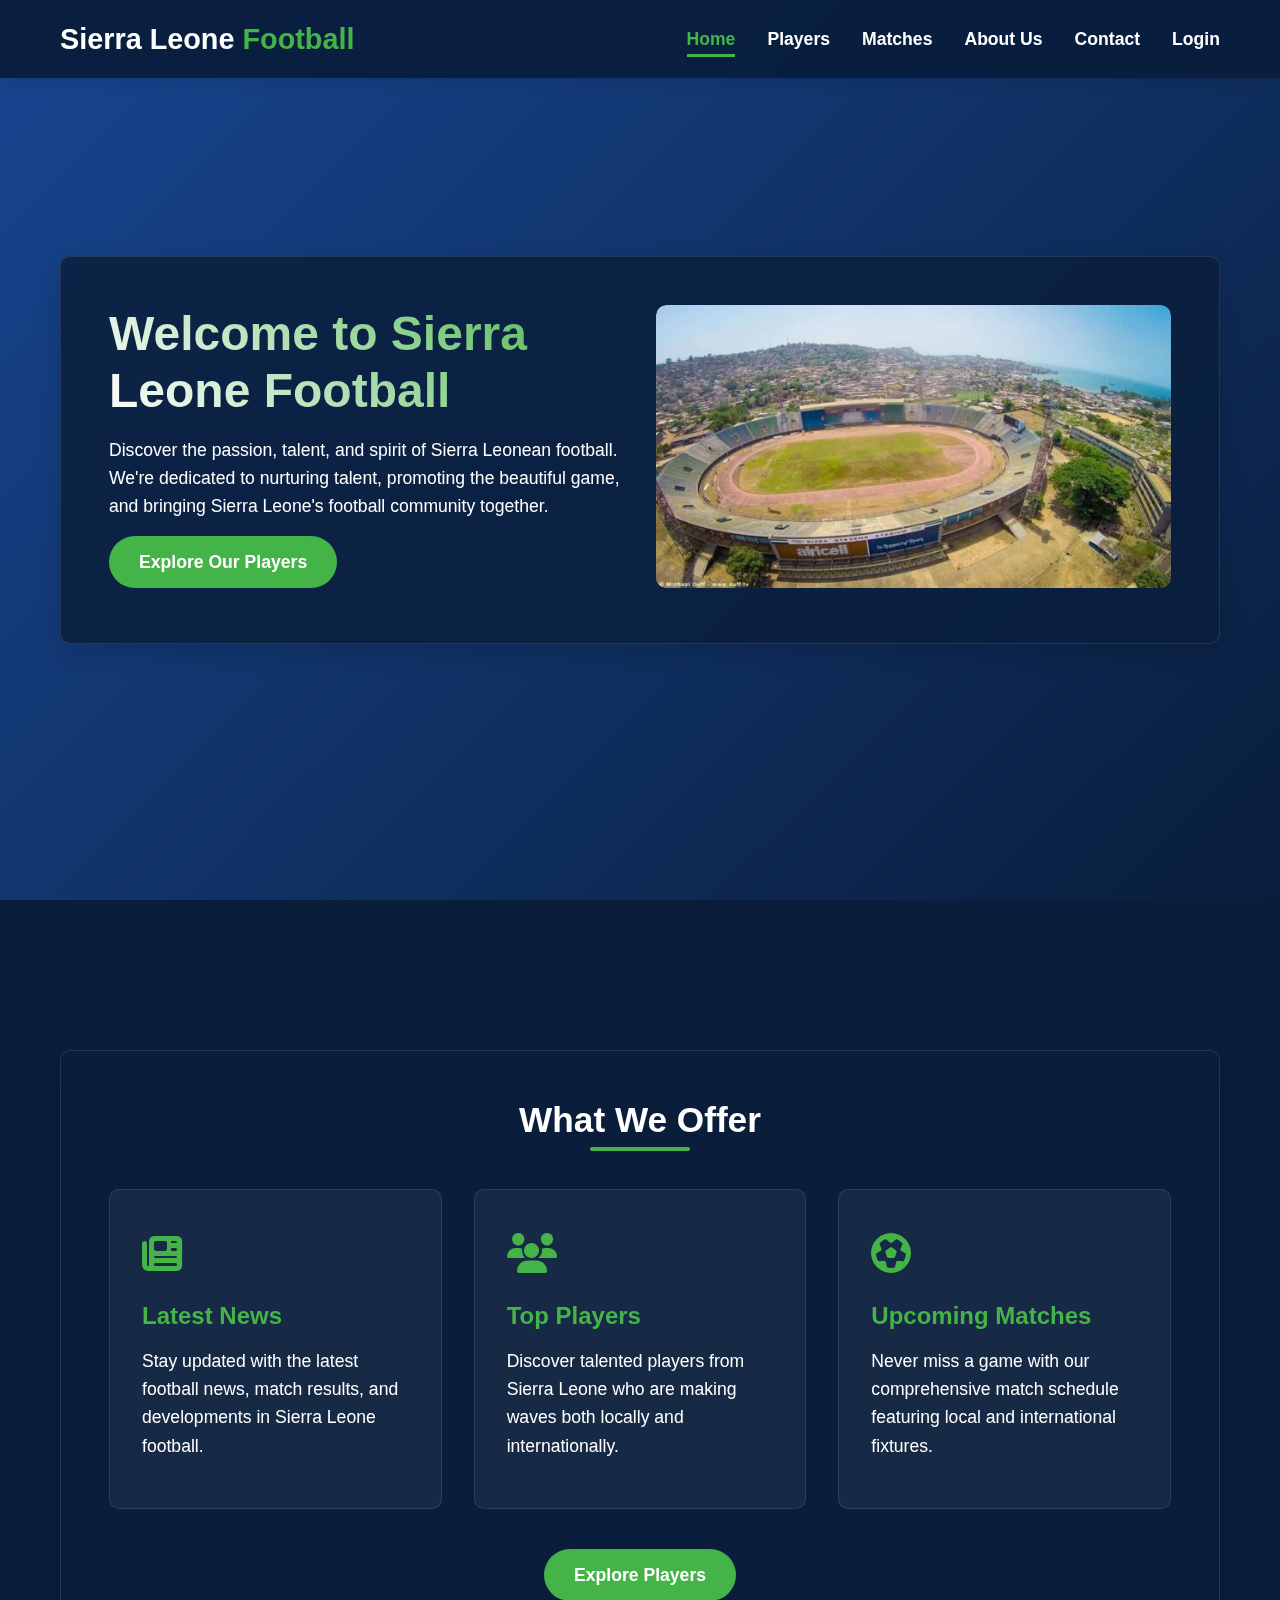
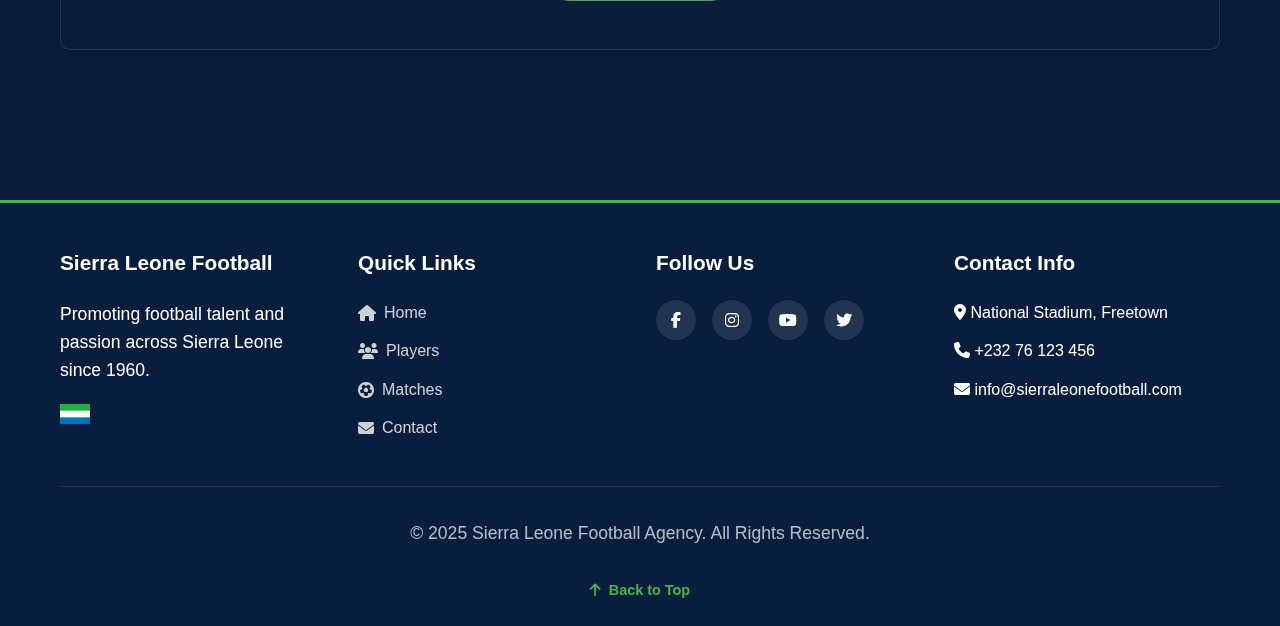
<file: index.html>
<!DOCTYPE html>
<html lang="en">
<head>
    <meta charset="UTF-8">
    <meta name="viewport" content="width=device-width, initial-scale=1.0">
    <title>Sierra Leone Football - Home</title>
    <link rel="stylesheet" href="style.css">
    <link rel="stylesheet" href="https://cdnjs.cloudflare.com/ajax/libs/font-awesome/6.4.0/css/all.min.css">
</head>
<body>
    <nav class="navbar">
        <div class="nav-container">
            <div class="logo">
                <a href="index.html" class="logo-text">Sierra Leone <span>Football</span></a>
            </div>
            
            <button class="mobile-menu-btn">
                <i class="fas fa-bars"></i>
            </button>
            
            <ul class="nav-links">
                <li><a href="index.html" class="active">Home</a></li>
                <li><a href="players.html">Players</a></li>
                <li><a href="matches.html">Matches</a></li>
                <li><a href="about.html">About Us</a></li>
                <li><a href="contact.html">Contact</a></li>
                <li><a href="login.html">Login</a></li>
            </ul>
        </div>
    </nav>

    <section class="section" id="home-hero">
        <div class="container">
            <div class="section-container fade-in">
                <div class="grid grid-2">
                    <div class="slide-in">
                        <h1>Welcome to Sierra Leone Football</h1>
                        <p>Discover the passion, talent, and spirit of Sierra Leonean football. We're dedicated to nurturing talent, promoting the beautiful game, and bringing Sierra Leone's football community together.</p>
                        <a href="#features" class="btn">Explore Our Players</a>
                    </div>
                    <div class="img-hover">
                        <img src="staduim.png" 
                             alt="Sierra Leone Football Stadium" 
                             class="img-responsive">
                    </div>
                </div>
            </div>
        </div>
    </section>

    <section class="section" id="features">
        <div class="container">
            <div class="section-container fade-in">
                <h2 class="section-title">What We Offer</h2>
                <div class="grid grid-3">
                    <div class="card">
                        <div class="card-icon">
                            <i class="fas fa-newspaper"></i>
                        </div>
                        <h3>Latest News</h3>
                        <p>Stay updated with the latest football news, match results, and developments in Sierra Leone football.</p>
                    </div>
                    
                    <div class="card">
                        <div class="card-icon">
                            <i class="fas fa-users"></i>
                        </div>
                        <h3>Top Players</h3>
                        <p>Discover talented players from Sierra Leone who are making waves both locally and internationally.</p>
                    </div>
                    
                    <div class="card">
                        <div class="card-icon">
                            <i class="fas fa-futbol"></i>
                        </div>
                        <h3>Upcoming Matches</h3>
                        <p>Never miss a game with our comprehensive match schedule featuring local and international fixtures.</p>
                    </div>
                </div>
                
                <div class="text-center mt-40">
                    <a href="players.html" class="btn">Explore Players</a>
                </div>
            </div>
        </div>
    </section>

    <footer class="footer">
        <div class="footer-container">
            <div class="footer-content">
                <div class="footer-section">
                    <h3>Sierra Leone Football</h3>
                    <p>Promoting football talent and passion across Sierra Leone since 1960.</p>
                    <img src="flag.png" alt="Sierra Leone Flag" class="footer-flag">
                </div>
                
                <div class="footer-section">
                    <h3>Quick Links</h3>
                    <ul>
                        <li><a href="index.html"><i class="fas fa-home"></i> Home</a></li>
                        <li><a href="players.html"><i class="fas fa-users"></i> Players</a></li>
                        <li><a href="matches.html"><i class="fas fa-futbol"></i> Matches</a></li>
                        <li><a href="contact.html"><i class="fas fa-envelope"></i> Contact</a></li>
                    </ul>
                </div>
                
                <div class="footer-section">
                    <h3>Follow Us</h3>
                    <div class="social-icons">
                        <a href="#" class="social-icon"><i class="fab fa-facebook-f"></i></a>
                        <a href="#" class="social-icon"><i class="fab fa-instagram"></i></a>
                        <a href="#" class="social-icon"><i class="fab fa-youtube"></i></a>
                        <a href="#" class="social-icon"><i class="fab fa-twitter"></i></a>
                    </div>
                </div>
                
                <div class="footer-section">
                    <h3>Contact Info</h3>
                    <ul>
                        <li><i class="fas fa-map-marker-alt"></i> National Stadium, Freetown</li>
                        <li><i class="fas fa-phone"></i> +232 76 123 456</li>
                        <li><i class="fas fa-envelope"></i> info@sierraleonefootball.com</li>
                    </ul>
                </div>
            </div>
            
            <div class="footer-bottom">
                <p>&copy; 2025 Sierra Leone Football Agency. All Rights Reserved.</p>
                <a href="#" class="back-to-top"><i class="fas fa-arrow-up"></i> Back to Top</a>
            </div>
        </div>
    </footer>

    <script>
        document.querySelector('.mobile-menu-btn').addEventListener('click', function() {
            document.querySelector('.nav-links').classList.toggle('active');
        });

        document.querySelectorAll('a[href^="#"]').forEach(anchor => {
            anchor.addEventListener('click', function(e) {
                e.preventDefault();
                const targetId = this.getAttribute('href');
                if(targetId === '#') return;
                
                const targetElement = document.querySelector(targetId);
                if(targetElement) {
                    window.scrollTo({
                        top: targetElement.offsetTop - 80,
                        behavior: 'smooth'
                    });
                }
            });
        });
    </script>
</body>
</html>
</file>
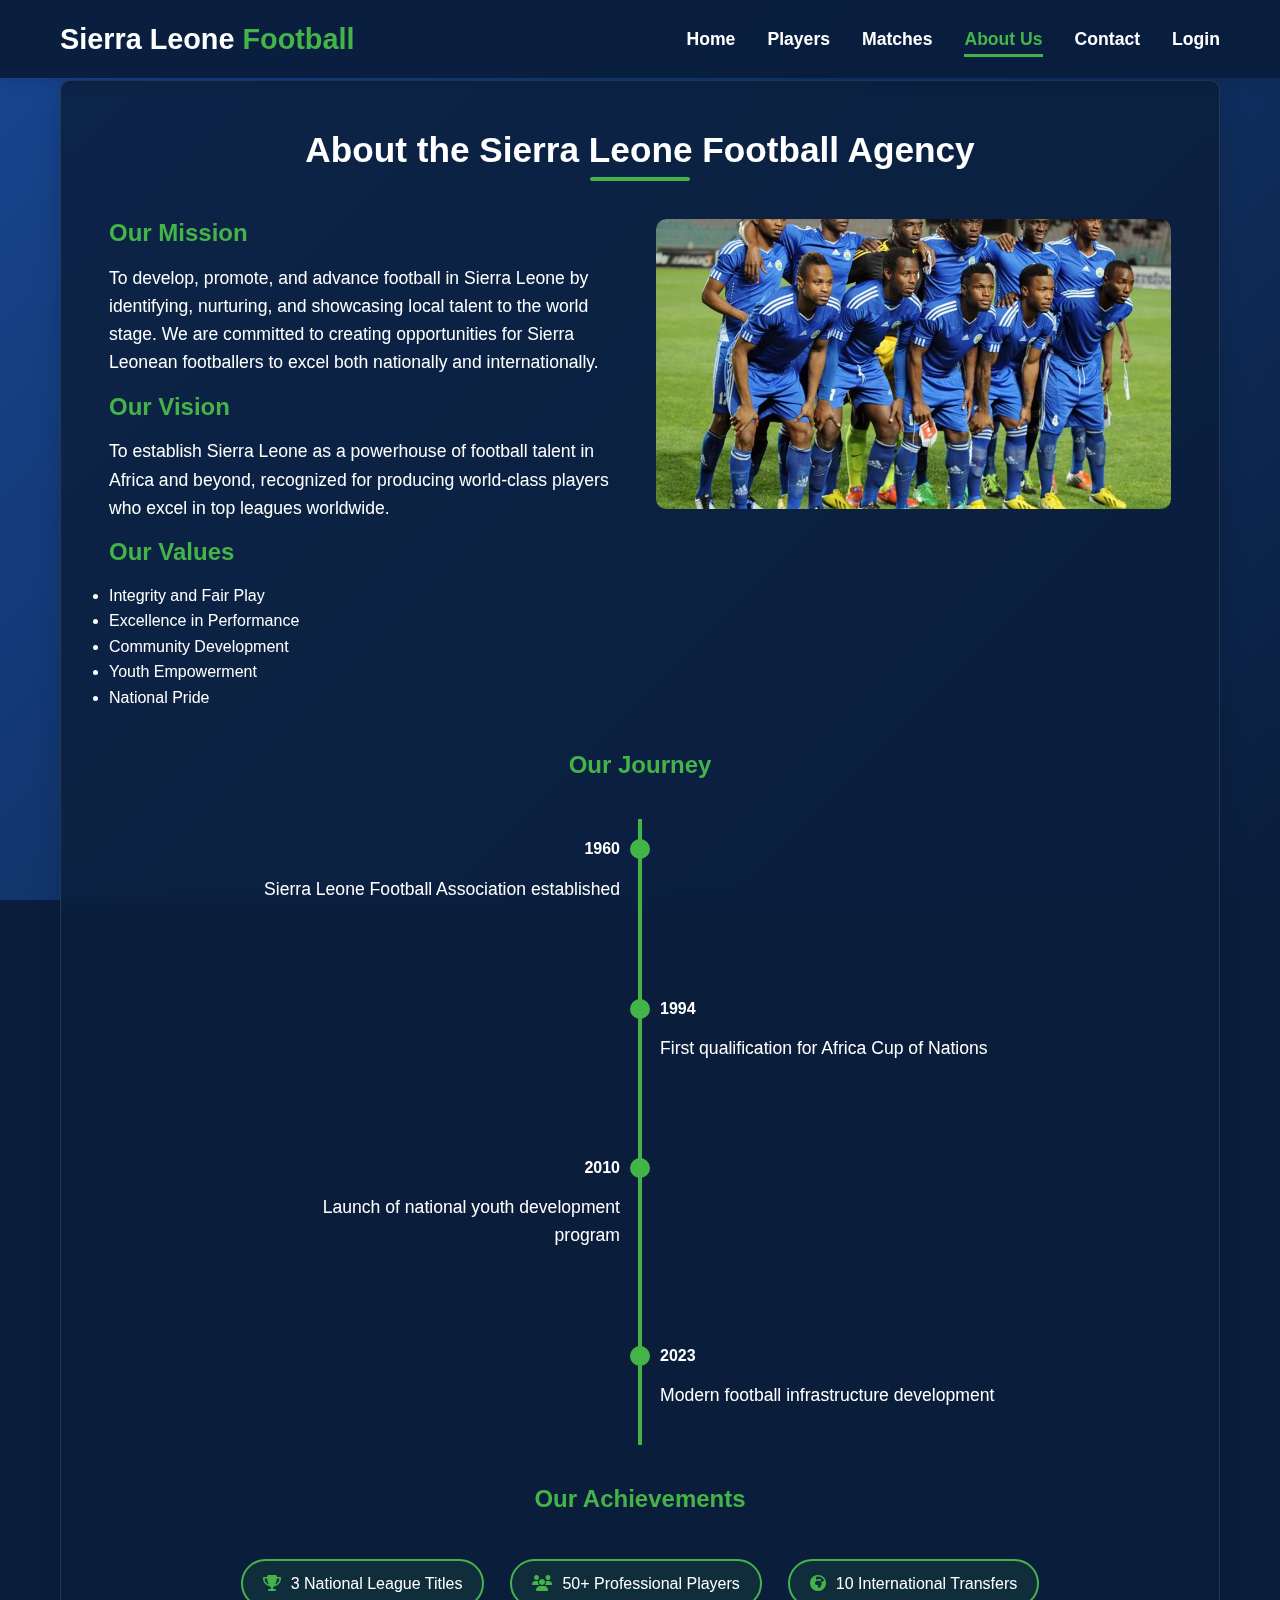
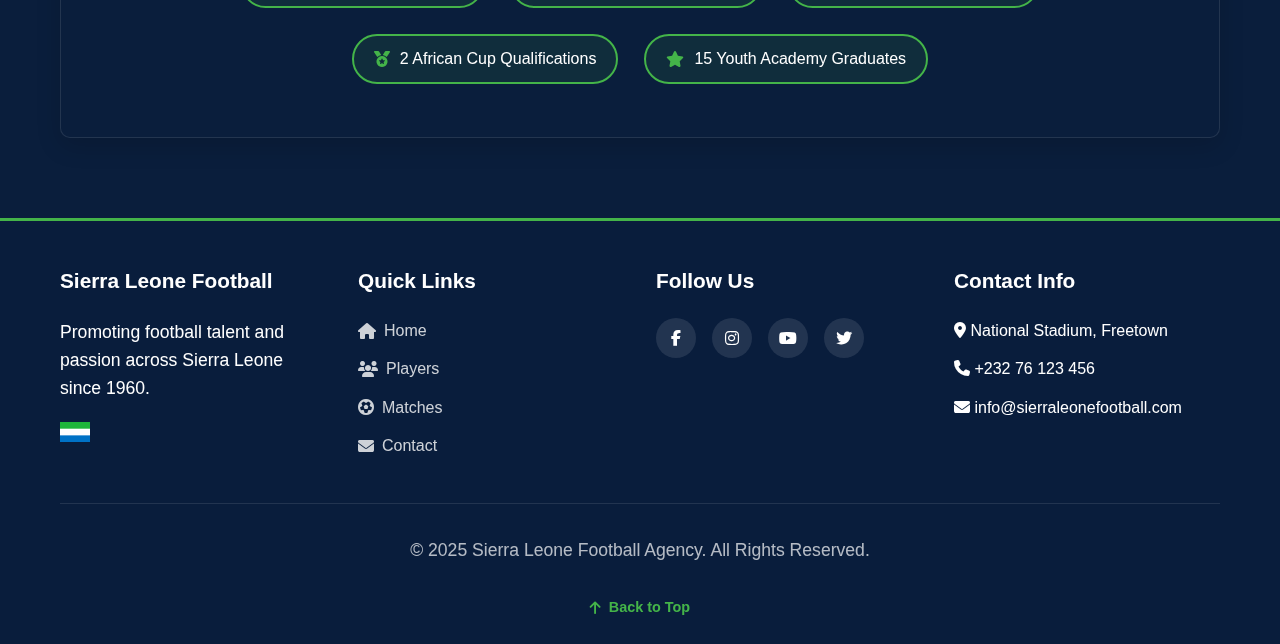
<file: about.html>
<!DOCTYPE html>
<html lang="en">
<head>
    <meta charset="UTF-8">
    <meta name="viewport" content="width=device-width, initial-scale=1.0">
    <title>Sierra Leone Football - About Us</title>
    <link rel="stylesheet" href="style.css">
    <link rel="stylesheet" href="https://cdnjs.cloudflare.com/ajax/libs/font-awesome/6.4.0/css/all.min.css">
    <style>
        .achievement-badge {
            display: inline-flex;
            align-items: center;
            gap: 10px;
            background: rgba(68, 180, 73, 0.1);
            border: 2px solid var(--sl-green);
            border-radius: 50px;
            padding: 10px 20px;
            margin: 5px;
        }
        
        .achievement-badge i {
            color: var(--sl-green);
        }
        
        .timeline {
            position: relative;
            max-width: 800px;
            margin: 0 auto;
        }
        
        .timeline::before {
            content: '';
            position: absolute;
            left: 50%;
            transform: translateX(-50%);
            width: 4px;
            height: 100%;
            background: var(--sl-green);
        }
        
        .timeline-item {
            position: relative;
            margin-bottom: 40px;
            width: 50%;
            padding: 20px;
        }
        
        .timeline-item:nth-child(odd) {
            left: 0;
            text-align: right;
        }
        
        .timeline-item:nth-child(even) {
            left: 50%;
        }
        
        .timeline-item::before {
            content: '';
            position: absolute;
            top: 20px;
            width: 20px;
            height: 20px;
            background: var(--sl-green);
            border-radius: 50%;
        }
        
        .timeline-item:nth-child(odd)::before {
            right: -10px;
        }
        
        .timeline-item:nth-child(even)::before {
            left: -10px;
        }
    </style>
</head>
<body>
    <nav class="navbar">
        <div class="nav-container">
            <div class="logo">
                <a href="index.html" class="logo-text">Sierra Leone <span>Football</span></a>
            </div>
            
            <button class="mobile-menu-btn">
                <i class="fas fa-bars"></i>
            </button>
            
            <ul class="nav-links">
                <li><a href="index.html">Home</a></li>
                <li><a href="players.html">Players</a></li>
                <li><a href="matches.html">Matches</a></li>
                <li><a href="about.html" class="active">About Us</a></li>
                <li><a href="contact.html">Contact</a></li>
                <li><a href="login.html">Login</a></li>
            </ul>
        </div>
    </nav>

    <section class="section" id="about">
        <div class="container">
            <div class="section-container fade-in">
                <h2 class="section-title">About the Sierra Leone Football Agency</h2>
                
                <div class="grid grid-2 mb-40">
                    <div class="slide-in">
                        <h3>Our Mission</h3>
                        <p>To develop, promote, and advance football in Sierra Leone by identifying, nurturing, and showcasing local talent to the world stage. We are committed to creating opportunities for Sierra Leonean footballers to excel both nationally and internationally.</p>
                        
                        <h3>Our Vision</h3>
                        <p>To establish Sierra Leone as a powerhouse of football talent in Africa and beyond, recognized for producing world-class players who excel in top leagues worldwide.</p>
                        
                        <h3>Our Values</h3>
                        <ul>
                            <li>Integrity and Fair Play</li>
                            <li>Excellence in Performance</li>
                            <li>Community Development</li>
                            <li>Youth Empowerment</li>
                            <li>National Pride</li>
                        </ul>
                    </div>
                    
                    <div class="img-hover slide-in">
                        <img src="team.png" 
                             alt="Sierra Leone Football Team" 
                             class="img-responsive">
                    </div>
                </div>
                
                <div class="timeline-section">
                    <h3 class="text-center mb-40">Our Journey</h3>
                    <div class="timeline">
                        <div class="timeline-item">
                            <h4>1960</h4>
                            <p>Sierra Leone Football Association established</p>
                        </div>
                        <div class="timeline-item">
                            <h4>1994</h4>
                            <p>First qualification for Africa Cup of Nations</p>
                        </div>
                        <div class="timeline-item">
                            <h4>2010</h4>
                            <p>Launch of national youth development program</p>
                        </div>
                        <div class="timeline-item">
                            <h4>2023</h4>
                            <p>Modern football infrastructure development</p>
                        </div>
                    </div>
                </div>
                
                <div class="achievements-section mt-40">
                    <h3 class="text-center mb-40">Our Achievements</h3>
                    <div class="achievements-grid">
                        <div class="achievement-badge">
                            <i class="fas fa-trophy"></i>
                            <span>3 National League Titles</span>
                        </div>
                        <div class="achievement-badge">
                            <i class="fas fa-users"></i>
                            <span>50+ Professional Players</span>
                        </div>
                        <div class="achievement-badge">
                            <i class="fas fa-globe-africa"></i>
                            <span>10 International Transfers</span>
                        </div>
                        <div class="achievement-badge">
                            <i class="fas fa-medal"></i>
                            <span>2 African Cup Qualifications</span>
                        </div>
                        <div class="achievement-badge">
                            <i class="fas fa-star"></i>
                            <span>15 Youth Academy Graduates</span>
                        </div>
                    </div>
                </div>
            </div>
        </div>
    </section>

    <footer class="footer">
        <div class="footer-container">
            <div class="footer-content">
                <div class="footer-section">
                    <h3>Sierra Leone Football</h3>
                    <p>Promoting football talent and passion across Sierra Leone since 1960.</p>
                    <img src="flag.png" alt="Sierra Leone Flag" class="footer-flag">
                </div>
                
                <div class="footer-section">
                    <h3>Quick Links</h3>
                    <ul>
                        <li><a href="index.html"><i class="fas fa-home"></i> Home</a></li>
                        <li><a href="players.html"><i class="fas fa-users"></i> Players</a></li>
                        <li><a href="matches.html"><i class="fas fa-futbol"></i> Matches</a></li>
                        <li><a href="contact.html"><i class="fas fa-envelope"></i> Contact</a></li>
                    </ul>
                </div>
                
                <div class="footer-section">
                    <h3>Follow Us</h3>
                    <div class="social-icons">
                        <a href="#" class="social-icon"><i class="fab fa-facebook-f"></i></a>
                        <a href="#" class="social-icon"><i class="fab fa-instagram"></i></a>
                        <a href="#" class="social-icon"><i class="fab fa-youtube"></i></a>
                        <a href="#" class="social-icon"><i class="fab fa-twitter"></i></a>
                    </div>
                </div>
                
                <div class="footer-section">
                    <h3>Contact Info</h3>
                    <ul>
                        <li><i class="fas fa-map-marker-alt"></i> National Stadium, Freetown</li>
                        <li><i class="fas fa-phone"></i> +232 76 123 456</li>
                        <li><i class="fas fa-envelope"></i> info@sierraleonefootball.com</li>
                    </ul>
                </div>
            </div>
            
            <div class="footer-bottom">
                <p>&copy; 2025 Sierra Leone Football Agency. All Rights Reserved.</p>
                <a href="#" class="back-to-top"><i class="fas fa-arrow-up"></i> Back to Top</a>
            </div>
        </div>
    </footer>

    <script>
        document.querySelector('.mobile-menu-btn').addEventListener('click', function() {
            document.querySelector('.nav-links').classList.toggle('active');
        });
    </script>
</body>
</html>
</file>
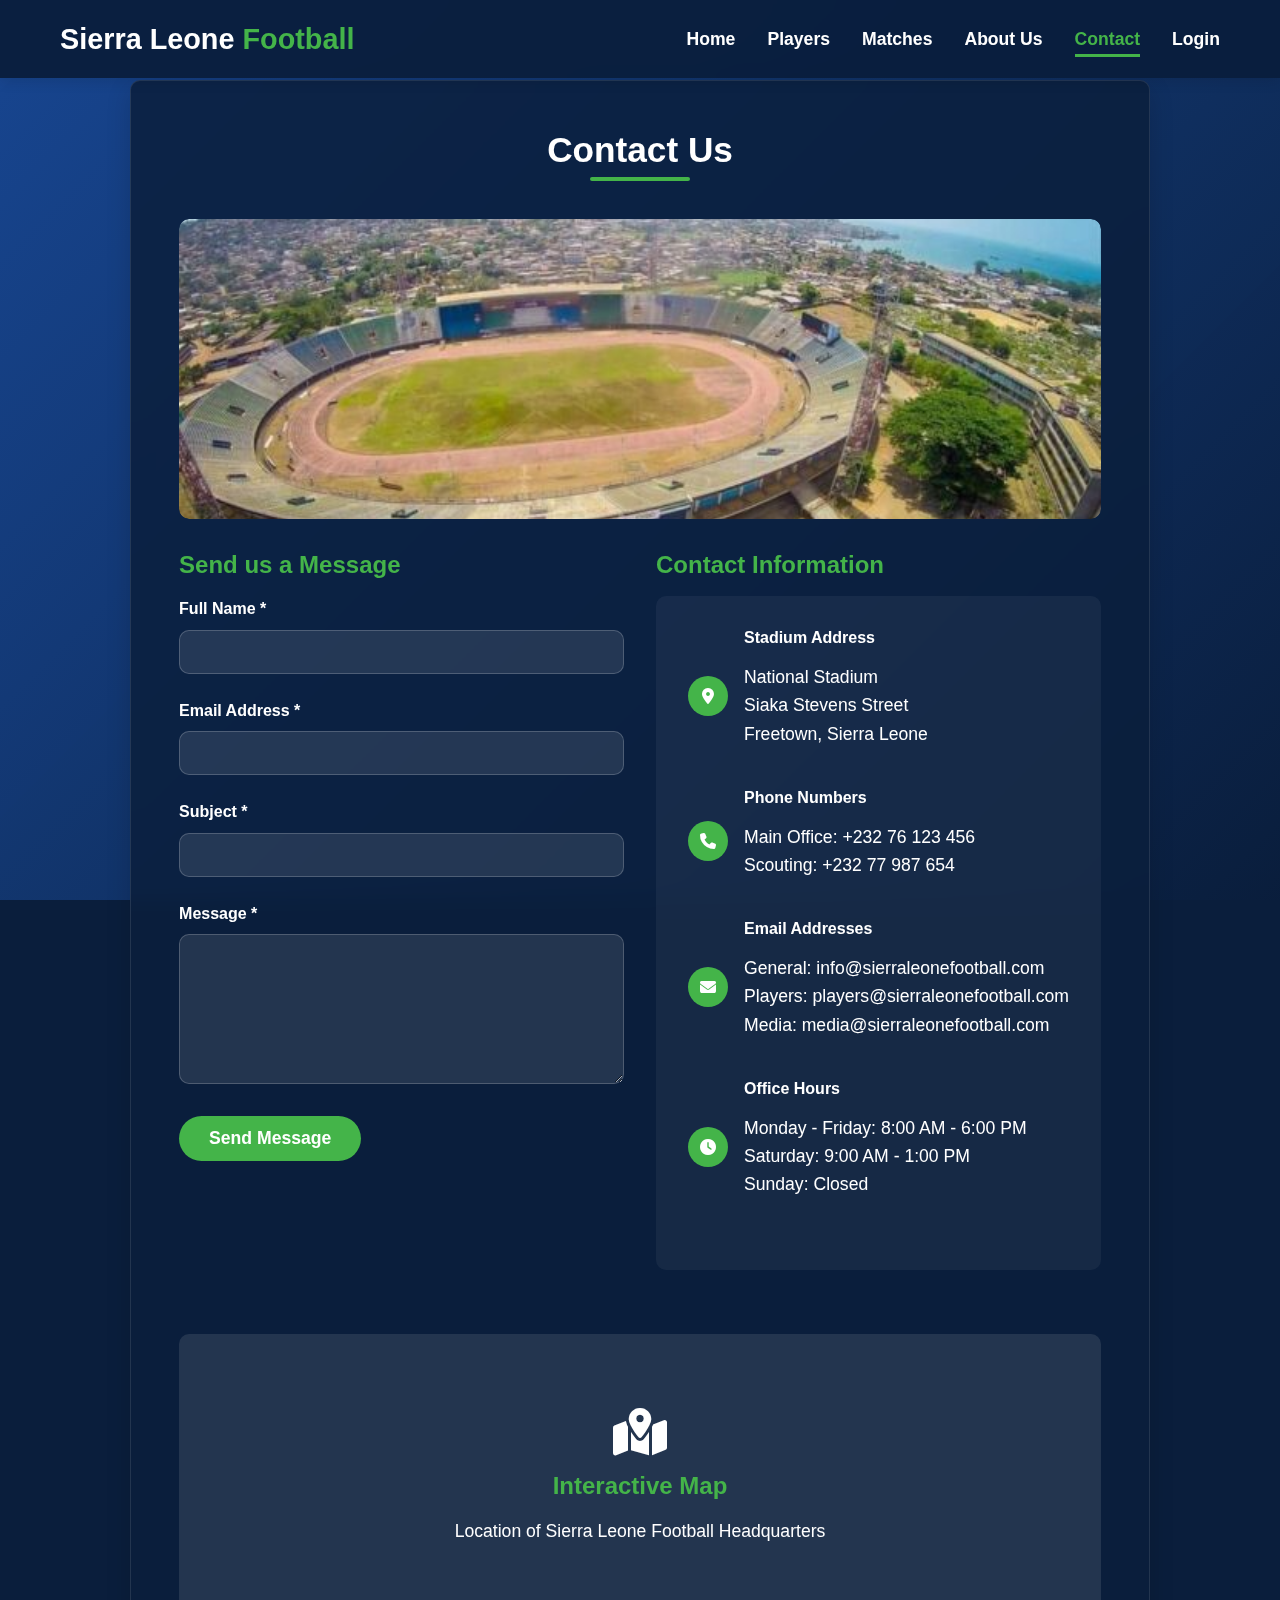
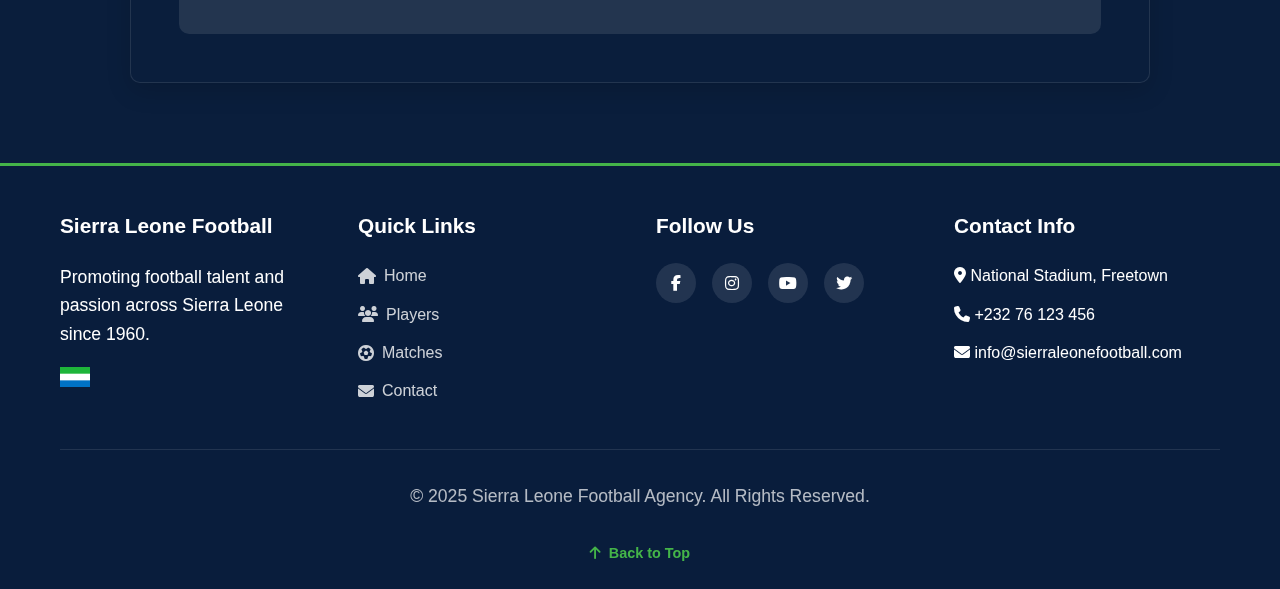
<file: contact.html>
<!DOCTYPE html>
<html lang="en">
<head>
    <meta charset="UTF-8">
    <meta name="viewport" content="width=device-width, initial-scale=1.0">
    <title>Sierra Leone Football - Contact</title>
    <link rel="stylesheet" href="style.css">
    <link rel="stylesheet" href="https://cdnjs.cloudflare.com/ajax/libs/font-awesome/6.4.0/css/all.min.css">
    <style>
        .contact-banner {
            position: relative;
            height: 300px;
            overflow: hidden;
            border-radius: var(--radius);
            margin-bottom: 2rem;
        }
        
        .contact-banner img {
            width: 100%;
            height: 100%;
            object-fit: cover;
        }
        
        .contact-info-card {
            background: rgba(255, 255, 255, 0.05);
            border-radius: var(--radius);
            padding: 2rem;
            margin-bottom: 2rem;
        }
        
        .contact-info-item {
            display: flex;
            align-items: center;
            gap: 1rem;
            margin-bottom: 1.5rem;
        }
        
        .contact-info-item i {
            width: 40px;
            height: 40px;
            background: var(--sl-green);
            border-radius: 50%;
            display: flex;
            align-items: center;
            justify-content: center;
            color: var(--sl-white);
        }
        
        .map-placeholder {
            width: 100%;
            height: 300px;
            background: rgba(255, 255, 255, 0.1);
            border-radius: var(--radius);
            display: flex;
            align-items: center;
            justify-content: center;
            color: var(--sl-white);
            margin-top: 2rem;
        }
    </style>
</head>
<body>
    <nav class="navbar">
        <div class="nav-container">
            <div class="logo">
                <a href="index.html" class="logo-text">Sierra Leone <span>Football</span></a>
            </div>
            
            <button class="mobile-menu-btn">
                <i class="fas fa-bars"></i>
            </button>
            
            <ul class="nav-links">
                <li><a href="index.html">Home</a></li>
                <li><a href="players.html">Players</a></li>
                <li><a href="matches.html">Matches</a></li>
                <li><a href="about.html">About Us</a></li>
                <li><a href="contact.html" class="active">Contact</a></li>
                <li><a href="login.html">Login</a></li>
            </ul>
        </div>
    </nav>

    <section class="section" id="contact">
        <div class="container">
            <div class="section-container fade-in">
                <h2 class="section-title">Contact Us</h2>
                
                <div class="contact-banner img-hover">
                    <img src="staduim.png" 
                         alt="Sierra Leone Football Stadium" 
                         class="img-responsive">
                </div>
                
                <div class="grid grid-2">
                    <div>
                        <h3>Send us a Message</h3>
                        <form id="contactForm" class="contact-form">
                            <div class="form-group">
                                <label for="fullName">Full Name *</label>
                                <input type="text" id="fullName" name="fullName" class="form-control" required>
                            </div>
                            
                            <div class="form-group">
                                <label for="email">Email Address *</label>
                                <input type="email" id="email" name="email" class="form-control" required>
                            </div>
                            
                            <div class="form-group">
                                <label for="subject">Subject *</label>
                                <input type="text" id="subject" name="subject" class="form-control" required>
                            </div>
                            
                            <div class="form-group">
                                <label for="message">Message *</label>
                                <textarea id="message" name="message" class="form-control" rows="5" required></textarea>
                            </div>
                            
                            <button type="submit" class="btn">Send Message</button>
                        </form>
                    </div>
                    
                    <div>
                        <h3>Contact Information</h3>
                        <div class="contact-info-card">
                            <div class="contact-info-item">
                                <i class="fas fa-map-marker-alt"></i>
                                <div>
                                    <h4>Stadium Address</h4>
                                    <p>National Stadium<br>Siaka Stevens Street<br>Freetown, Sierra Leone</p>
                                </div>
                            </div>
                            
                            <div class="contact-info-item">
                                <i class="fas fa-phone"></i>
                                <div>
                                    <h4>Phone Numbers</h4>
                                    <p>Main Office: +232 76 123 456<br>Scouting: +232 77 987 654</p>
                                </div>
                            </div>
                            
                            <div class="contact-info-item">
                                <i class="fas fa-envelope"></i>
                                <div>
                                    <h4>Email Addresses</h4>
                                    <p>General: info@sierraleonefootball.com<br>Players: players@sierraleonefootball.com<br>Media: media@sierraleonefootball.com</p>
                                </div>
                            </div>
                            
                            <div class="contact-info-item">
                                <i class="fas fa-clock"></i>
                                <div>
                                    <h4>Office Hours</h4>
                                    <p>Monday - Friday: 8:00 AM - 6:00 PM<br>Saturday: 9:00 AM - 1:00 PM<br>Sunday: Closed</p>
                                </div>
                            </div>
                        </div>
                    </div>
                </div>
                
                <div class="map-placeholder">
                    <div class="text-center">
                        <i class="fas fa-map-marked-alt" style="font-size: 3rem; margin-bottom: 1rem;"></i>
                        <h3>Interactive Map</h3>
                        <p>Location of Sierra Leone Football Headquarters</p>
                    </div>
                </div>
            </div>
        </div>
    </section>

    <footer class="footer">
        <div class="footer-container">
            <div class="footer-content">
                <div class="footer-section">
                    <h3>Sierra Leone Football</h3>
                    <p>Promoting football talent and passion across Sierra Leone since 1960.</p>
                    <img src="flag.png" alt="Sierra Leone Flag" class="footer-flag">
                </div>
                
                <div class="footer-section">
                    <h3>Quick Links</h3>
                    <ul>
                        <li><a href="index.html"><i class="fas fa-home"></i> Home</a></li>
                        <li><a href="players.html"><i class="fas fa-users"></i> Players</a></li>
                        <li><a href="matches.html"><i class="fas fa-futbol"></i> Matches</a></li>
                        <li><a href="contact.html"><i class="fas fa-envelope"></i> Contact</a></li>
                    </ul>
                </div>
                
                <div class="footer-section">
                    <h3>Follow Us</h3>
                    <div class="social-icons">
                        <a href="#" class="social-icon"><i class="fab fa-facebook-f"></i></a>
                        <a href="#" class="social-icon"><i class="fab fa-instagram"></i></a>
                        <a href="#" class="social-icon"><i class="fab fa-youtube"></i></a>
                        <a href="#" class="social-icon"><i class="fab fa-twitter"></i></a>
                    </div>
                </div>
                
                <div class="footer-section">
                    <h3>Contact Info</h3>
                    <ul>
                        <li><i class="fas fa-map-marker-alt"></i> National Stadium, Freetown</li>
                        <li><i class="fas fa-phone"></i> +232 76 123 456</li>
                        <li><i class="fas fa-envelope"></i> info@sierraleonefootball.com</li>
                    </ul>
                </div>
            </div>
            
            <div class="footer-bottom">
                <p>&copy; 2025 Sierra Leone Football Agency. All Rights Reserved.</p>
                <a href="#" class="back-to-top"><i class="fas fa-arrow-up"></i> Back to Top</a>
            </div>
        </div>
    </footer>

    <script>
        document.querySelector('.mobile-menu-btn').addEventListener('click', function() {
            document.querySelector('.nav-links').classList.toggle('active');
        });

        document.getElementById('contactForm').addEventListener('submit', function(e) {
            e.preventDefault();
            
            const name = document.getElementById('fullName').value;
            const email = document.getElementById('email').value;
            const subject = document.getElementById('subject').value;
            const message = document.getElementById('message').value;
            
            if(name && email && subject && message) {
                alert('Thank you for your message! We will respond within 24-48 hours.');
                this.reset();
            } else {
                alert('Please fill in all required fields.');
            }
        });
    </script>
</body>
</html>
</file>
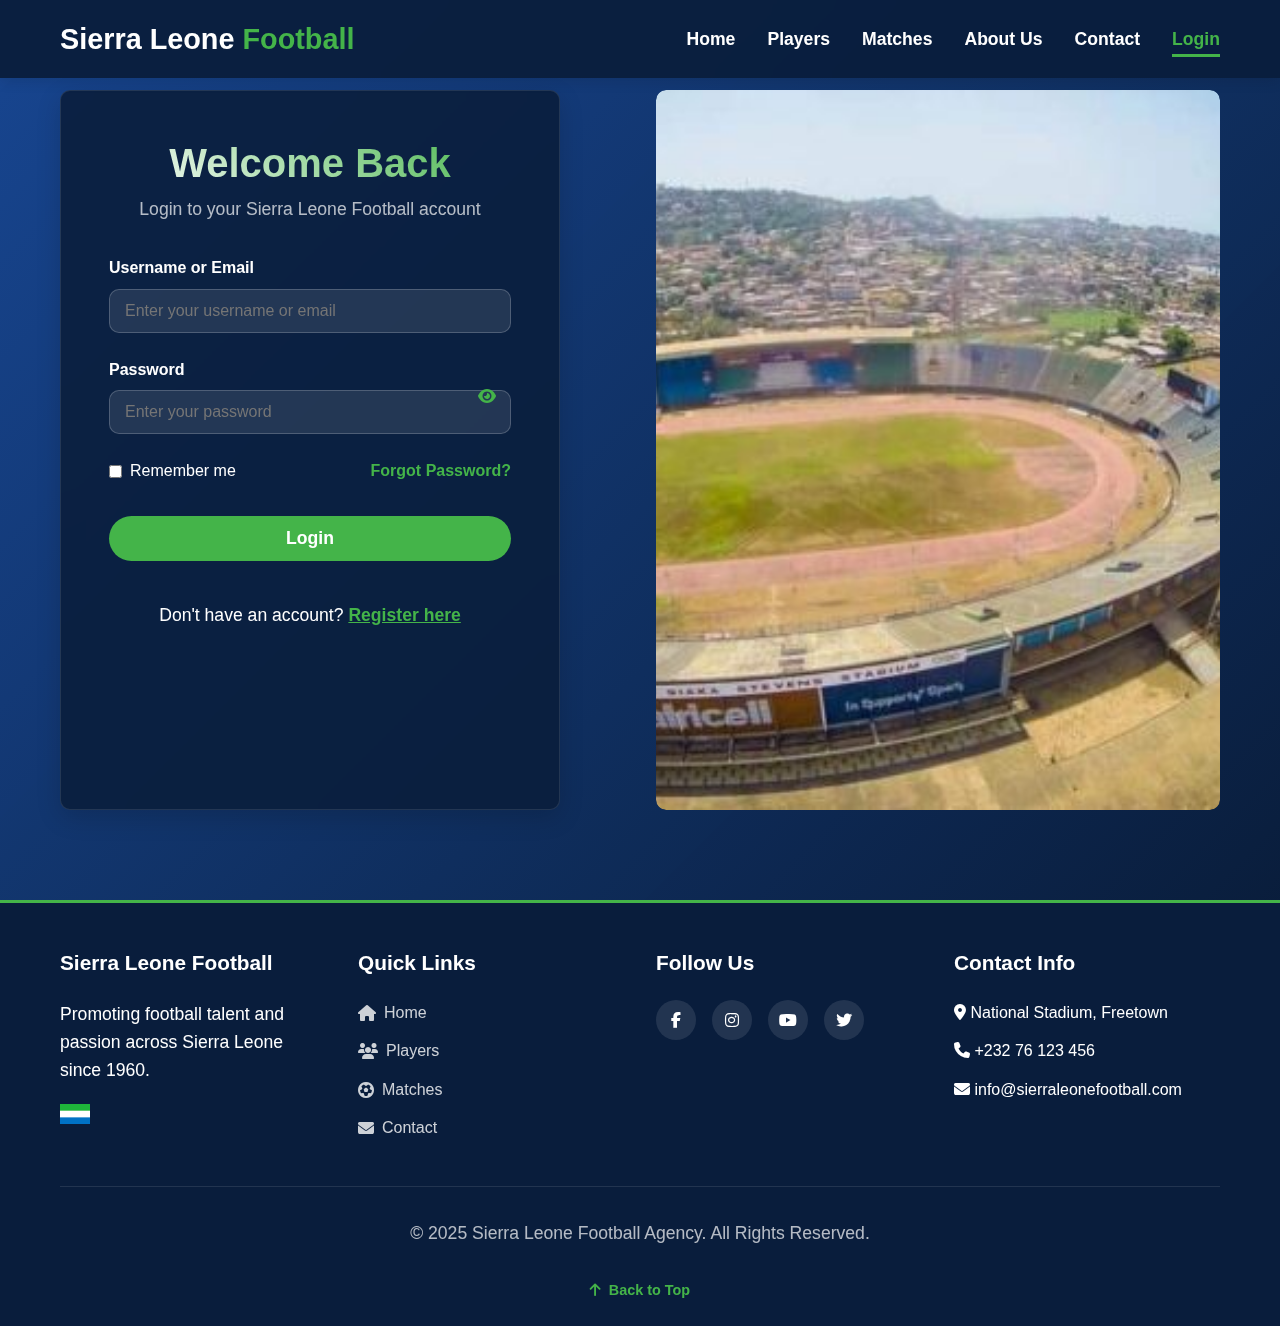
<file: login.html>
<!DOCTYPE html>
<html lang="en">
<head>
    <meta charset="UTF-8">
    <meta name="viewport" content="width=device-width, initial-scale=1.0">
    <title>Sierra Leone Football - Login</title>
    <link rel="stylesheet" href="style.css">
    <link rel="stylesheet" href="https://cdnjs.cloudflare.com/ajax/libs/font-awesome/6.4.0/css/all.min.css">
    <style>
        .login-container {
            display: flex;
            align-items: center;
            justify-content: center;
            min-height: 100vh;
        }
        
        .login-card {
            background: rgba(10, 30, 60, 0.9);
            backdrop-filter: blur(10px);
            border-radius: var(--radius);
            padding: 3rem;
            box-shadow: var(--shadow-lg);
            border: 1px solid rgba(255, 255, 255, 0.1);
            width: 100%;
            max-width: 500px;
        }
        
        .login-header {
            text-align: center;
            margin-bottom: 2rem;
        }
        
        .login-header h1 {
            font-size: 2.5rem;
            margin-bottom: 0.5rem;
        }
        
        .login-header p {
            color: rgba(255, 255, 255, 0.7);
        }
        
        .form-group {
            margin-bottom: 1.5rem;
        }
        
        .form-group label {
            display: block;
            margin-bottom: 0.5rem;
            color: var(--sl-white);
            font-weight: 600;
        }
        
        .password-toggle {
            position: relative;
        }
        
        .password-toggle i {
            position: absolute;
            right: 15px;
            top: 50%;
            transform: translateY(-50%);
            cursor: pointer;
            color: var(--sl-green);
        }
        
        .remember-forgot {
            display: flex;
            justify-content: space-between;
            align-items: center;
            margin-bottom: 2rem;
        }
        
        .remember-me {
            display: flex;
            align-items: center;
            gap: 0.5rem;
        }
        
        .remember-me input {
            width: auto;
        }
        
        .forgot-password {
            color: var(--sl-green);
            text-decoration: none;
            font-weight: 600;
        }
        
        .forgot-password:hover {
            text-decoration: underline;
        }
        
        .login-image {
            display: none;
        }
        
        @media (min-width: 992px) {
            .login-container {
                grid-template-columns: 1fr 1fr;
            }
            
            .login-image {
                display: block;
                border-radius: var(--radius);
                overflow: hidden;
                height: 100%;
            }
            
            .login-image img {
                width: 100%;
                height: 100%;
                object-fit: cover;
            }
        }
    </style>
</head>
<body>
    <nav class="navbar">
        <div class="nav-container">
            <div class="logo">
                <a href="index.html" class="logo-text">Sierra Leone <span>Football</span></a>
            </div>
            
            <button class="mobile-menu-btn">
                <i class="fas fa-bars"></i>
            </button>
            
            <ul class="nav-links">
                <li><a href="index.html">Home</a></li>
                <li><a href="players.html">Players</a></li>
                <li><a href="matches.html">Matches</a></li>
                <li><a href="about.html">About Us</a></li>
                <li><a href="contact.html">Contact</a></li>
                <li><a href="login.html" class="active">Login</a></li>
            </ul>
        </div>
    </nav>

    <section class="section" id="login">
        <div class="container">
            <div class="grid grid-2" style="min-height: 80vh;">
                <div class="login-card fade-in">
                    <div class="login-header">
                        <h1>Welcome Back</h1>
                        <p>Login to your Sierra Leone Football account</p>
                    </div>
                    
                    <form id="loginForm">
                        <div class="form-group">
                            <label for="username">Username or Email</label>
                            <input type="text" id="username" name="username" class="form-control" placeholder="Enter your username or email" required>
                        </div>
                        
                        <div class="form-group password-toggle">
                            <label for="password">Password</label>
                            <input type="password" id="password" name="password" class="form-control" placeholder="Enter your password" required>
                            <i class="fas fa-eye" id="togglePassword"></i>
                        </div>
                        
                        <div class="remember-forgot">
                            <div class="remember-me">
                                <input type="checkbox" id="remember" name="remember">
                                <label for="remember">Remember me</label>
                            </div>
                            <a href="#" class="forgot-password">Forgot Password?</a>
                        </div>
                        
                        <button type="submit" class="btn" style="width: 100%;">Login</button>
                    </form>
                    
                    <div class="text-center mt-40">
                        <p>Don't have an account? <a href="#" style="color: var(--sl-green); font-weight: 600;">Register here</a></p>
                    </div>
                </div>
                
                <div class="login-image img-hover">
                    <img src="staduim.png" 
                         alt="Sierra Leone Football Stadium" 
                         class="img-responsive">
                </div>
            </div>
        </div>
    </section>

    <footer class="footer">
        <div class="footer-container">
            <div class="footer-content">
                <div class="footer-section">
                    <h3>Sierra Leone Football</h3>
                    <p>Promoting football talent and passion across Sierra Leone since 1960.</p>
                    <img src="flag.png" alt="Sierra Leone Flag" class="footer-flag">
                </div>
                
                <div class="footer-section">
                    <h3>Quick Links</h3>
                    <ul>
                        <li><a href="index.html"><i class="fas fa-home"></i> Home</a></li>
                        <li><a href="players.html"><i class="fas fa-users"></i> Players</a></li>
                        <li><a href="matches.html"><i class="fas fa-futbol"></i> Matches</a></li>
                        <li><a href="contact.html"><i class="fas fa-envelope"></i> Contact</a></li>
                    </ul>
                </div>
                
                <div class="footer-section">
                    <h3>Follow Us</h3>
                    <div class="social-icons">
                        <a href="#" class="social-icon"><i class="fab fa-facebook-f"></i></a>
                        <a href="#" class="social-icon"><i class="fab fa-instagram"></i></a>
                        <a href="#" class="social-icon"><i class="fab fa-youtube"></i></a>
                        <a href="#" class="social-icon"><i class="fab fa-twitter"></i></a>
                    </div>
                </div>
                
                <div class="footer-section">
                    <h3>Contact Info</h3>
                    <ul>
                        <li><i class="fas fa-map-marker-alt"></i> National Stadium, Freetown</li>
                        <li><i class="fas fa-phone"></i> +232 76 123 456</li>
                        <li><i class="fas fa-envelope"></i> info@sierraleonefootball.com</li>
                    </ul>
                </div>
            </div>
            
            <div class="footer-bottom">
                <p>&copy; 2025 Sierra Leone Football Agency. All Rights Reserved.</p>
                <a href="#" class="back-to-top"><i class="fas fa-arrow-up"></i> Back to Top</a>
            </div>
        </div>
    </footer>

    <script>
        document.querySelector('.mobile-menu-btn').addEventListener('click', function() {
            document.querySelector('.nav-links').classList.toggle('active');
        });

        document.getElementById('togglePassword').addEventListener('click', function() {
            const passwordInput = document.getElementById('password');
            const type = passwordInput.getAttribute('type') === 'password' ? 'text' : 'password';
            passwordInput.setAttribute('type', type);
            this.classList.toggle('fa-eye');
            this.classList.toggle('fa-eye-slash');
        });

        document.getElementById('loginForm').addEventListener('submit', function(e) {
            e.preventDefault();
            
            const username = document.getElementById('username').value;
            const password = document.getElementById('password').value;
            const remember = document.getElementById('remember').checked;
            
            if(username && password) {
                alert('Login successful! Redirecting to dashboard...');

                this.reset();
                setTimeout(() => {
                    window.location.href = 'index.html';
                }, 1500);
            } else {
                alert('Please enter both username and password.');
            }
        });

        document.querySelector('.forgot-password').addEventListener('click', function(e) {
            e.preventDefault();
            const email = prompt('Please enter your email address to reset your password:');
            if(email) {
                alert(`Password reset instructions have been sent to ${email}`);
            }
        });
    </script>
</body>
</html>
</file>
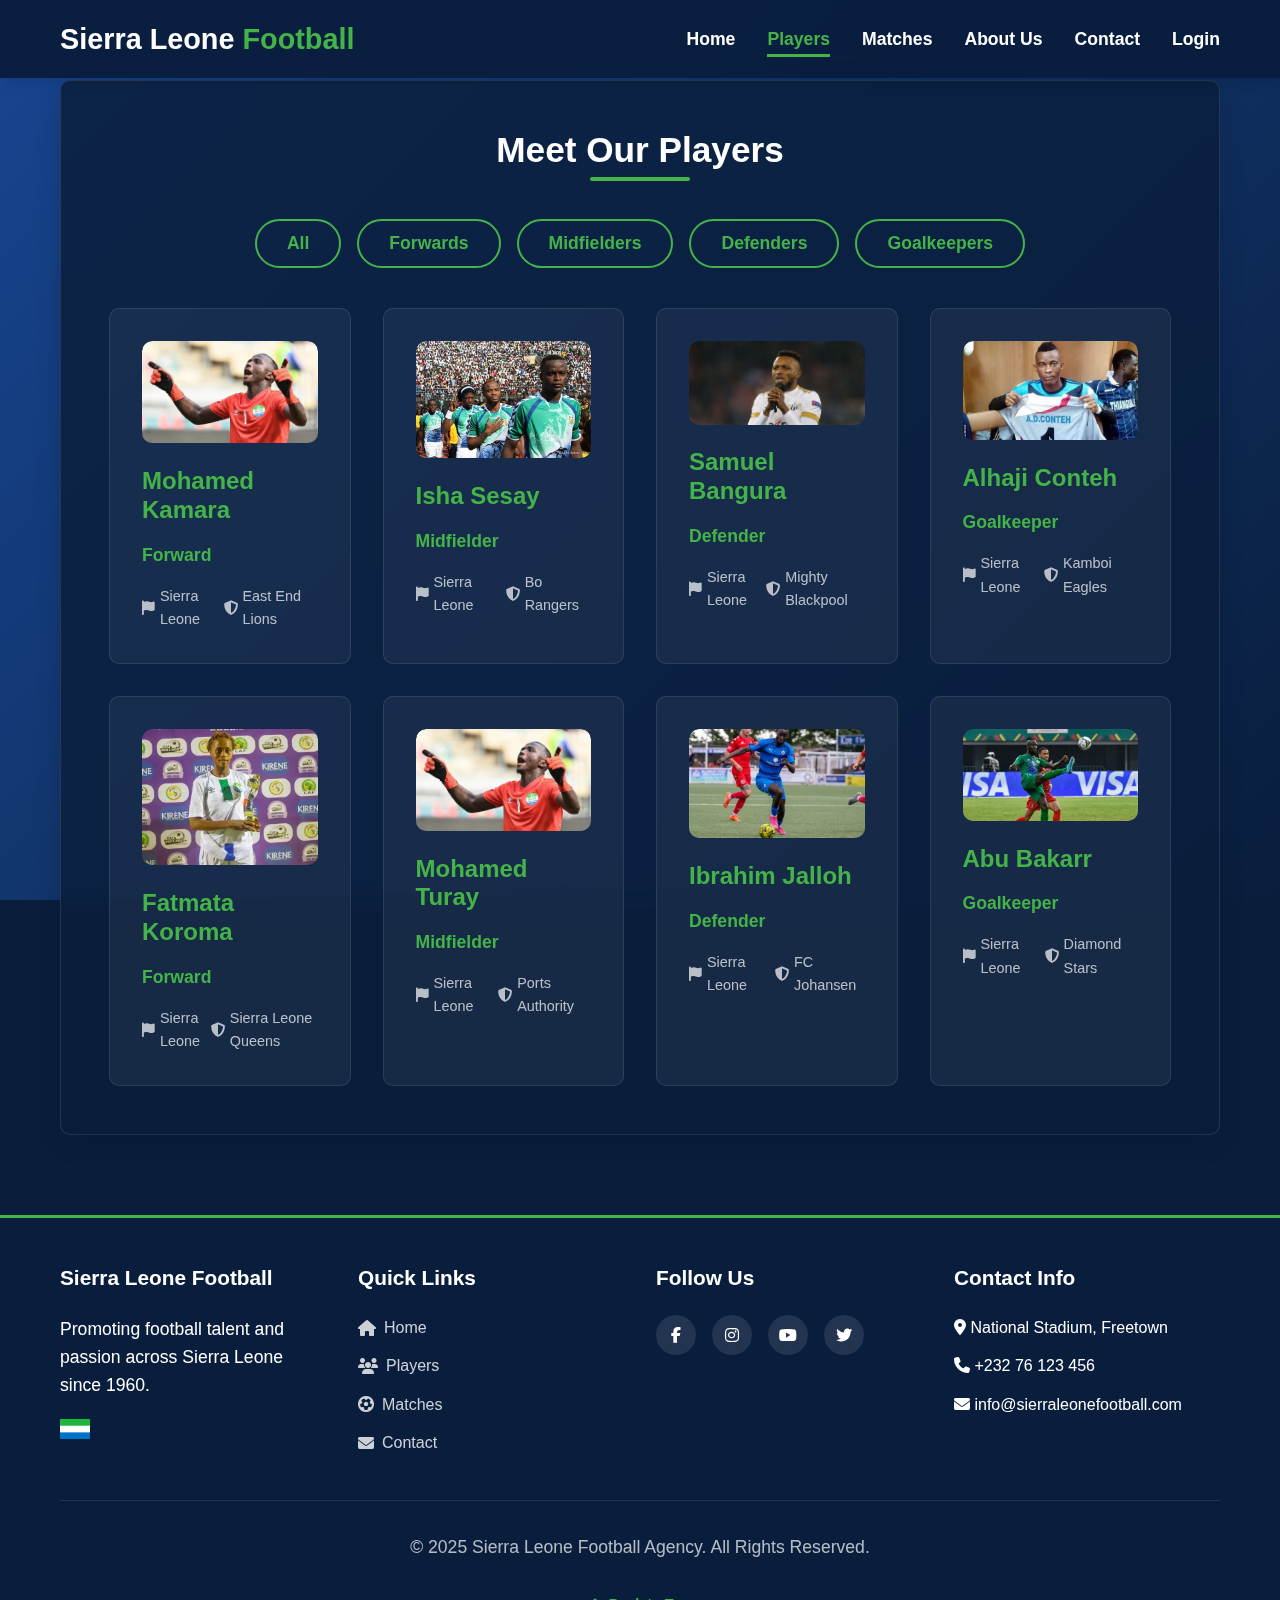
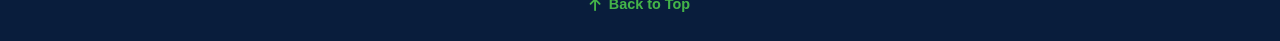
<file: players.html>
<!DOCTYPE html>
<html lang="en">
<head>
    <meta charset="UTF-8">
    <meta name="viewport" content="width=device-width, initial-scale=1.0">
    <title>Sierra Leone Football - Players</title>
    <link rel="stylesheet" href="style.css">
    <link rel="stylesheet" href="https://cdnjs.cloudflare.com/ajax/libs/font-awesome/6.4.0/css/all.min.css">
</head>
<body>
    <nav class="navbar">
        <div class="nav-container">
            <div class="logo">
                <a href="index.html" class="logo-text">Sierra Leone <span>Football</span></a>
            </div>
            
            <button class="mobile-menu-btn">
                <i class="fas fa-bars"></i>
            </button>
            
            <ul class="nav-links">
                <li><a href="index.html">Home</a></li>
                <li><a href="players.html" class="active">Players</a></li>
                <li><a href="matches.html">Matches</a></li>
                <li><a href="about.html">About Us</a></li>
                <li><a href="contact.html">Contact</a></li>
                <li><a href="login.html">Login</a></li>
            </ul>
        </div>
    </nav>

    <section class="section" id="players">
        <div class="container">
            <div class="section-container fade-in">
                <h2 class="section-title">Meet Our Players</h2>
                
                <div class="filter-buttons mb-40">
                    <button class="btn btn-secondary">All</button>
                    <button class="btn btn-secondary">Forwards</button>
                    <button class="btn btn-secondary">Midfielders</button>
                    <button class="btn btn-secondary">Defenders</button>
                    <button class="btn btn-secondary">Goalkeepers</button>
                </div>
                
                <div class="grid grid-4">
                    <div class="card player-card">
                        <div class="img-hover">
                            <img src="mohamed kamara.png" 
                                 alt="Mohamed Kamara" 
                                 class="img-responsive">
                        </div>
                        <div class="player-info">
                            <h3>Mohamed Kamara</h3>
                            <p class="player-position">Forward</p>
                            <div class="player-meta">
                                <span><i class="fas fa-flag"></i> Sierra Leone</span>
                                <span><i class="fas fa-shield-alt"></i> East End Lions</span>
                            </div>
                        </div>
                    </div>
                    
                    <div class="card player-card">
                        <div class="img-hover">
                            <img src="isha sesya.png" 
                                 alt="Isha Sesay" 
                                 class="img-responsive">
                        </div>
                        <div class="player-info">
                            <h3>Isha Sesay</h3>
                            <p class="player-position">Midfielder</p>
                            <div class="player-meta">
                                <span><i class="fas fa-flag"></i> Sierra Leone</span>
                                <span><i class="fas fa-shield-alt"></i> Bo Rangers</span>
                            </div>
                        </div>
                    </div>
                    
                    <div class="card player-card">
                        <div class="img-hover">
                            <img src="bangura.png" 
                                 alt="Samuel Bangura" 
                                 class="img-responsive">
                        </div>
                        <div class="player-info">
                            <h3>Samuel Bangura</h3>
                            <p class="player-position">Defender</p>
                            <div class="player-meta">
                                <span><i class="fas fa-flag"></i> Sierra Leone</span>
                                <span><i class="fas fa-shield-alt"></i> Mighty Blackpool</span>
                            </div>
                        </div>
                    </div>
                    
                    <div class="card player-card">
                        <div class="img-hover">
                            <img src="conteh.png" 
                                 alt="Alhaji Conteh" 
                                 class="img-responsive">
                        </div>
                        <div class="player-info">
                            <h3>Alhaji Conteh</h3>
                            <p class="player-position">Goalkeeper</p>
                            <div class="player-meta">
                                <span><i class="fas fa-flag"></i> Sierra Leone</span>
                                <span><i class="fas fa-shield-alt"></i> Kamboi Eagles</span>
                            </div>
                        </div>
                    </div>
                    
                    <div class="card player-card">
                        <div class="img-hover">
                            <img src="fatmata korma.png" 
                                 alt="Fatmata Koroma" 
                                 class="img-responsive">
                        </div>
                        <div class="player-info">
                            <h3>Fatmata Koroma</h3>
                            <p class="player-position">Forward</p>
                            <div class="player-meta">
                                <span><i class="fas fa-flag"></i> Sierra Leone</span>
                                <span><i class="fas fa-shield-alt"></i> Sierra Leone Queens</span>
                            </div>
                        </div>
                    </div>
                    
                    <div class="card player-card">
                        <div class="img-hover">
                            <img src="mohamed kamara.png" 
                                 alt="Mohamed Turay" 
                                 class="img-responsive">
                        </div>
                        <div class="player-info">
                            <h3>Mohamed Turay</h3>
                            <p class="player-position">Midfielder</p>
                            <div class="player-meta">
                                <span><i class="fas fa-flag"></i> Sierra Leone</span>
                                <span><i class="fas fa-shield-alt"></i> Ports Authority</span>
                            </div>
                        </div>
                    </div>
                    
                    <div class="card player-card">
                        <div class="img-hover">
                            <img src="ibrahim jalloh.png" 
                                 alt="Ibrahim Jalloh" 
                                 class="img-responsive">
                        </div>
                        <div class="player-info">
                            <h3>Ibrahim Jalloh</h3>
                            <p class="player-position">Defender</p>
                            <div class="player-meta">
                                <span><i class="fas fa-flag"></i> Sierra Leone</span>
                                <span><i class="fas fa-shield-alt"></i> FC Johansen</span>
                            </div>
                        </div>
                    </div>
                    
                    <div class="card player-card">
                        <div class="img-hover">
                            <img src="abu bakar.png" 
                                 alt="Abu Bakarr" 
                                 class="img-responsive">
                        </div>
                        <div class="player-info">
                            <h3>Abu Bakarr</h3>
                            <p class="player-position">Goalkeeper</p>
                            <div class="player-meta">
                                <span><i class="fas fa-flag"></i> Sierra Leone</span>
                                <span><i class="fas fa-shield-alt"></i> Diamond Stars</span>
                            </div>
                        </div>
                    </div>
                </div>
            </div>
        </div>
    </section>

    <footer class="footer">
        <div class="footer-container">
            <div class="footer-content">
                <div class="footer-section">
                    <h3>Sierra Leone Football</h3>
                    <p>Promoting football talent and passion across Sierra Leone since 1960.</p>
                    <img src="flag.png" alt="Sierra Leone Flag" class="footer-flag">
                </div>
                
                <div class="footer-section">
                    <h3>Quick Links</h3>
                    <ul>
                        <li><a href="index.html"><i class="fas fa-home"></i> Home</a></li>
                        <li><a href="players.html"><i class="fas fa-users"></i> Players</a></li>
                        <li><a href="matches.html"><i class="fas fa-futbol"></i> Matches</a></li>
                        <li><a href="contact.html"><i class="fas fa-envelope"></i> Contact</a></li>
                    </ul>
                </div>
                
                <div class="footer-section">
                    <h3>Follow Us</h3>
                    <div class="social-icons">
                        <a href="#" class="social-icon"><i class="fab fa-facebook-f"></i></a>
                        <a href="#" class="social-icon"><i class="fab fa-instagram"></i></a>
                        <a href="#" class="social-icon"><i class="fab fa-youtube"></i></a>
                        <a href="#" class="social-icon"><i class="fab fa-twitter"></i></a>
                    </div>
                </div>
                
                <div class="footer-section">
                    <h3>Contact Info</h3>
                    <ul>
                        <li><i class="fas fa-map-marker-alt"></i> National Stadium, Freetown</li>
                        <li><i class="fas fa-phone"></i> +232 76 123 456</li>
                        <li><i class="fas fa-envelope"></i> info@sierraleonefootball.com</li>
                    </ul>
                </div>
            </div>
            
            <div class="footer-bottom">
                <p>&copy; 2025 Sierra Leone Football Agency. All Rights Reserved.</p>
                <a href="#" class="back-to-top"><i class="fas fa-arrow-up"></i> Back to Top</a>
            </div>
        </div>
    </footer>

    <script>
        document.querySelector('.mobile-menu-btn').addEventListener('click', function() {
            document.querySelector('.nav-links').classList.toggle('active');
        });

        document.querySelectorAll('.filter-buttons .btn').forEach(button => {
            button.addEventListener('click', function() {
                document.querySelectorAll('.filter-buttons .btn').forEach(btn => {
                    btn.classList.remove('btn');
                    btn.classList.add('btn-secondary');
                });
                
                this.classList.remove('btn-secondary');
                this.classList.add('btn');
                
                const filter = this.textContent.toLowerCase();
                alert(`Filtering players by: ${filter}`);
            });
        });
    </script>
</body>
</html>
</file>
<file: style.css>
/* ===== CSS RESET & BASE STYLES ===== */
* {
    margin: 0;
    padding: 0;
    box-sizing: border-box;
}

:root {
    --sl-blue: #1A4B9B;
    --sl-green: #44B449;
    --sl-white: #FFFFFF;
    --sl-dark: #0A1E3C;
    --sl-light: #F5F7FA;
    --shadow: 0 4px 12px rgba(0, 0, 0, 0.1);
    --shadow-lg: 0 8px 24px rgba(0, 0, 0, 0.15);
    --radius: 10px;
    --transition: all 0.3s ease;
}

body {
    font-family: 'Segoe UI', Tahoma, Geneva, Verdana, sans-serif;
    line-height: 1.6;
    color: var(--sl-white);
    background-color: var(--sl-dark);
    min-height: 100vh;
    position: relative;
}

body::before {
    content: '';
    position: fixed;
    top: 0;
    left: 0;
    width: 100%;
    height: 100%;
    background-image: url('https://images.unsplash.com/photo-1575361204480-aadea25e6e68?ixlib=rb-4.0.3&auto=format&fit=crop&w=2070&q=80');
    background-size: cover;
    background-position: center;
    background-repeat: no-repeat;
    background-attachment: fixed;
    z-index: -2;
}

body::after {
    content: '';
    position: fixed;
    top: 0;
    left: 0;
    width: 100%;
    height: 100%;
    background: linear-gradient(135deg, rgba(26, 75, 155, 0.9) 0%, rgba(10, 30, 60, 0.95) 100%);
    z-index: -1;
}

.container {
    max-width: 1200px;
    margin: 0 auto;
    padding: 0 20px;
}

/* ===== TYPOGRAPHY ===== */
h1, h2, h3, h4, h5, h6 {
    font-weight: 700;
    line-height: 1.2;
    margin-bottom: 1rem;
}

h1 {
    font-size: 3rem;
    background: linear-gradient(45deg, var(--sl-white), var(--sl-green));
    -webkit-background-clip: text;
    -webkit-text-fill-color: transparent;
    background-clip: text;
}

h2 {
    font-size: 2.2rem;
    color: var(--sl-white);
}

h3 {
    font-size: 1.5rem;
    color: var(--sl-green);
}

p {
    margin-bottom: 1rem;
    font-size: 1.1rem;
}

/* ===== ANIMATIONS ===== */
@keyframes fadeIn {
    from {
        opacity: 0;
        transform: translateY(20px);
    }
    to {
        opacity: 1;
        transform: translateY(0);
    }
}

@keyframes slideIn {
    from {
        transform: translateX(-20px);
        opacity: 0;
    }
    to {
        transform: translateX(0);
        opacity: 1;
    }
}

.fade-in {
    animation: fadeIn 0.8s ease-out;
}

.slide-in {
    animation: slideIn 0.6s ease-out;
}

/* ===== NAVIGATION BAR ===== */
.navbar {
    position: fixed;
    top: 0;
    left: 0;
    width: 100%;
    background: rgba(10, 30, 60, 0.95);
    backdrop-filter: blur(10px);
    z-index: 1000;
    padding: 1rem 0;
    box-shadow: var(--shadow);
}

.nav-container {
    display: flex;
    justify-content: space-between;
    align-items: center;
    max-width: 1200px;
    margin: 0 auto;
    padding: 0 20px;
}

.logo {
    display: flex;
    align-items: center;
    gap: 10px;
}

.logo-text {
    font-size: 1.8rem;
    font-weight: 700;
    color: var(--sl-white);
    text-decoration: none;
}

.logo-text span {
    color: var(--sl-green);
}

.nav-links {
    display: flex;
    gap: 2rem;
    list-style: none;
}

.nav-links a {
    color: var(--sl-white);
    text-decoration: none;
    font-weight: 600;
    font-size: 1.1rem;
    padding: 0.5rem 0;
    position: relative;
    transition: var(--transition);
}

.nav-links a::after {
    content: '';
    position: absolute;
    bottom: 0;
    left: 0;
    width: 0;
    height: 3px;
    background: var(--sl-green);
    transition: width 0.3s ease;
}

.nav-links a:hover {
    color: var(--sl-green);
}

.nav-links a:hover::after,
.nav-links a.active::after {
    width: 100%;
}

.nav-links a.active {
    color: var(--sl-green);
}

.mobile-menu-btn {
    display: none;
    background: none;
    border: none;
    color: var(--sl-white);
    font-size: 1.5rem;
    cursor: pointer;
}

/* ===== SECTION STYLES ===== */
.section {
    padding: 80px 0;
    min-height: 100vh;
    display: flex;
    align-items: center;
}

.section-container {
    background: rgba(10, 30, 60, 0.85);
    backdrop-filter: blur(10px);
    border-radius: var(--radius);
    padding: 3rem;
    box-shadow: var(--shadow-lg);
    border: 1px solid rgba(255, 255, 255, 0.1);
}

.section-title {
    text-align: center;
    margin-bottom: 3rem;
    position: relative;
}

.section-title::after {
    content: '';
    position: absolute;
    bottom: -10px;
    left: 50%;
    transform: translateX(-50%);
    width: 100px;
    height: 4px;
    background: var(--sl-green);
    border-radius: 2px;
}

/* ===== BUTTON STYLES ===== */
.btn {
    display: inline-block;
    padding: 12px 30px;
    background: var(--sl-green);
    color: var(--sl-white);
    border: none;
    border-radius: 50px;
    font-weight: 600;
    font-size: 1.1rem;
    cursor: pointer;
    transition: var(--transition);
    text-decoration: none;
    text-align: center;
}

.btn:hover {
    transform: translateY(-3px);
    box-shadow: 0 10px 20px rgba(68, 180, 73, 0.3);
    background: #3aa03e;
}

.btn-secondary {
    background: transparent;
    border: 2px solid var(--sl-green);
    color: var(--sl-green);
}

.btn-secondary:hover {
    background: var(--sl-green);
    color: var(--sl-white);
}

/* ===== IMAGE STYLES ===== */
.img-responsive {
    width: 100%;
    height: auto;
    border-radius: var(--radius);
    transition: var(--transition);
}

.img-hover {
    overflow: hidden;
    border-radius: var(--radius);
}

.img-hover img {
    transition: transform 0.5s ease;
}

.img-hover:hover img {
    transform: scale(1.05);
}

/* ===== CARD STYLES ===== */
.card {
    background: rgba(255, 255, 255, 0.05);
    border-radius: var(--radius);
    padding: 2rem;
    border: 1px solid rgba(255, 255, 255, 0.1);
    transition: var(--transition);
    height: 100%;
}

.card:hover {
    transform: translateY(-5px);
    box-shadow: var(--shadow-lg);
    border-color: var(--sl-green);
}

.card-icon {
    font-size: 2.5rem;
    color: var(--sl-green);
    margin-bottom: 1rem;
}

/* ===== GRID LAYOUTS ===== */
.grid {
    display: grid;
    gap: 2rem;
}

.grid-2 {
    grid-template-columns: repeat(2, 1fr);
}

.grid-3 {
    grid-template-columns: repeat(3, 1fr);
}

.grid-4 {
    grid-template-columns: repeat(4, 1fr);
}

/* ===== FOOTER STYLES ===== */
.footer {
    background: rgba(10, 30, 60, 0.95);
    padding: 3rem 0 1.5rem;
    border-top: 3px solid var(--sl-green);
}

.footer-container {
    max-width: 1200px;
    margin: 0 auto;
    padding: 0 20px;
}

.footer-content {
    display: grid;
    grid-template-columns: repeat(4, 1fr);
    gap: 2rem;
    margin-bottom: 2rem;
}

.footer-section h3 {
    color: var(--sl-white);
    margin-bottom: 1.5rem;
    font-size: 1.3rem;
}

.footer-section ul {
    list-style: none;
}

.footer-section ul li {
    margin-bottom: 0.8rem;
}

.footer-section ul li a {
    color: rgba(255, 255, 255, 0.8);
    text-decoration: none;
    transition: var(--transition);
    display: flex;
    align-items: center;
    gap: 8px;
}

.footer-section ul li a:hover {
    color: var(--sl-green);
    padding-left: 5px;
}

.social-icons {
    display: flex;
    gap: 1rem;
    margin-top: 1rem;
}

.social-icon {
    width: 40px;
    height: 40px;
    background: rgba(255, 255, 255, 0.1);
    border-radius: 50%;
    display: flex;
    align-items: center;
    justify-content: center;
    color: var(--sl-white);
    text-decoration: none;
    transition: var(--transition);
}

.social-icon:hover {
    background: var(--sl-green);
    transform: translateY(-3px);
}

.footer-flag {
    width: 30px;
    height: auto;
    margin-right: 10px;
    vertical-align: middle;
}

.footer-bottom {
    text-align: center;
    padding-top: 2rem;
    border-top: 1px solid rgba(255, 255, 255, 0.1);
    color: rgba(255, 255, 255, 0.7);
    font-size: 0.9rem;
}

.back-to-top {
    display: inline-block;
    margin-top: 1rem;
    color: var(--sl-green);
    text-decoration: none;
    font-weight: 600;
}

.back-to-top:hover {
    text-decoration: underline;
}

/* ===== FORM STYLES ===== */
.form-group {
    margin-bottom: 1.5rem;
}

.form-group label {
    display: block;
    margin-bottom: 0.5rem;
    color: var(--sl-white);
    font-weight: 600;
}

.form-control {
    width: 100%;
    padding: 12px 15px;
    background: rgba(255, 255, 255, 0.1);
    border: 1px solid rgba(255, 255, 255, 0.2);
    border-radius: var(--radius);
    color: var(--sl-white);
    font-size: 1rem;
    transition: var(--transition);
}

.form-control:focus {
    outline: none;
    border-color: var(--sl-green);
    box-shadow: 0 0 0 3px rgba(68, 180, 73, 0.2);
}

textarea.form-control {
    min-height: 150px;
    resize: vertical;
}

/* ===== RESPONSIVE DESIGN ===== */
@media (max-width: 1024px) {
    .grid-4 {
        grid-template-columns: repeat(2, 1fr);
    }
    
    .footer-content {
        grid-template-columns: repeat(2, 1fr);
    }
}

@media (max-width: 768px) {
    h1 {
        font-size: 2.5rem;
    }
    
    h2 {
        font-size: 1.8rem;
    }
    
    .mobile-menu-btn {
        display: block;
    }
    
    .nav-links {
        position: fixed;
        top: 70px;
        left: 0;
        width: 100%;
        background: rgba(10, 30, 60, 0.98);
        flex-direction: column;
        padding: 2rem;
        transform: translateY(-100%);
        opacity: 0;
        visibility: hidden;
        transition: var(--transition);
    }
    
    .nav-links.active {
        transform: translateY(0);
        opacity: 1;
        visibility: visible;
    }
    
    .grid-2,
    .grid-3,
    .grid-4 {
        grid-template-columns: 1fr;
    }
    
    .section {
        padding: 60px 0;
    }
    
    .section-container {
        padding: 2rem;
    }
    
    .footer-content {
        grid-template-columns: 1fr;
    }
}

@media (max-width: 480px) {
    h1 {
        font-size: 2rem;
    }
    
    h2 {
        font-size: 1.5rem;
    }
    
    .section-container {
        padding: 1.5rem;
    }
    
    .btn {
        padding: 10px 20px;
        font-size: 1rem;
    }
}

/* ===== ADDITIONAL UTILITY CLASSES ===== */
.text-center {
    text-align: center;
}

.mt-40 {
    margin-top: 40px;
}

.mb-40 {
    margin-bottom: 40px;
}

/* ===== PLAYER CARD ENHANCEMENTS ===== */
.player-card .player-info {
    padding: 1rem 0 0;
}

.player-card .player-position {
    color: var(--sl-green);
    font-weight: 600;
    margin-bottom: 0.5rem;
}

.player-card .player-meta {
    display: flex;
    justify-content: space-between;
    color: rgba(255, 255, 255, 0.7);
    font-size: 0.9rem;
    margin-top: 1rem;
}

.player-card .player-meta span {
    display: flex;
    align-items: center;
    gap: 5px;
}

/* ===== MATCH CALENDAR STYLES ===== */
.calendar {
    background: rgba(255, 255, 255, 0.05);
    border-radius: var(--radius);
    padding: 1.5rem;
    margin-top: 2rem;
}

.calendar-header {
    display: flex;
    justify-content: space-between;
    align-items: center;
    margin-bottom: 1.5rem;
}

.calendar-header h4 {
    margin: 0;
}

.calendar-grid {
    display: grid;
    grid-template-columns: repeat(7, 1fr);
    gap: 10px;
}

.calendar-day {
    text-align: center;
    padding: 10px;
    background: rgba(255, 255, 255, 0.1);
    border-radius: 5px;
    font-weight: 600;
}

.calendar-date {
    text-align: center;
    padding: 15px 10px;
    background: rgba(255, 255, 255, 0.05);
    border-radius: 5px;
    cursor: pointer;
    transition: var(--transition);
}

.calendar-date:hover {
    background: rgba(68, 180, 73, 0.2);
}

.calendar-date.match-day {
    background: var(--sl-green);
    color: var(--sl-white);
    font-weight: 600;
}

/* ===== TIMELINE RESPONSIVE ===== */
@media (max-width: 768px) {
    .timeline::before {
        left: 20px;
    }
    
    .timeline-item {
        width: 100%;
        left: 0 !important;
        text-align: left !important;
        padding-left: 50px;
    }
    
    .timeline-item::before {
        left: 10px !important;
    }
}

/* ===== ACHIEVEMENTS GRID ===== */
.achievements-grid {
    display: flex;
    flex-wrap: wrap;
    justify-content: center;
    gap: 1rem;
}

/* ===== FILTER BUTTONS ===== */
.filter-buttons {
    display: flex;
    flex-wrap: wrap;
    gap: 1rem;
    justify-content: center;
}

/* ===== BACK TO TOP ===== */
.back-to-top {
    display: inline-flex;
    align-items: center;
    gap: 8px;
    margin-top: 1rem;
    color: var(--sl-green);
    text-decoration: none;
    font-weight: 600;
    transition: var(--transition);
}

.back-to-top:hover {
    transform: translateY(-2px);
}
</file>
